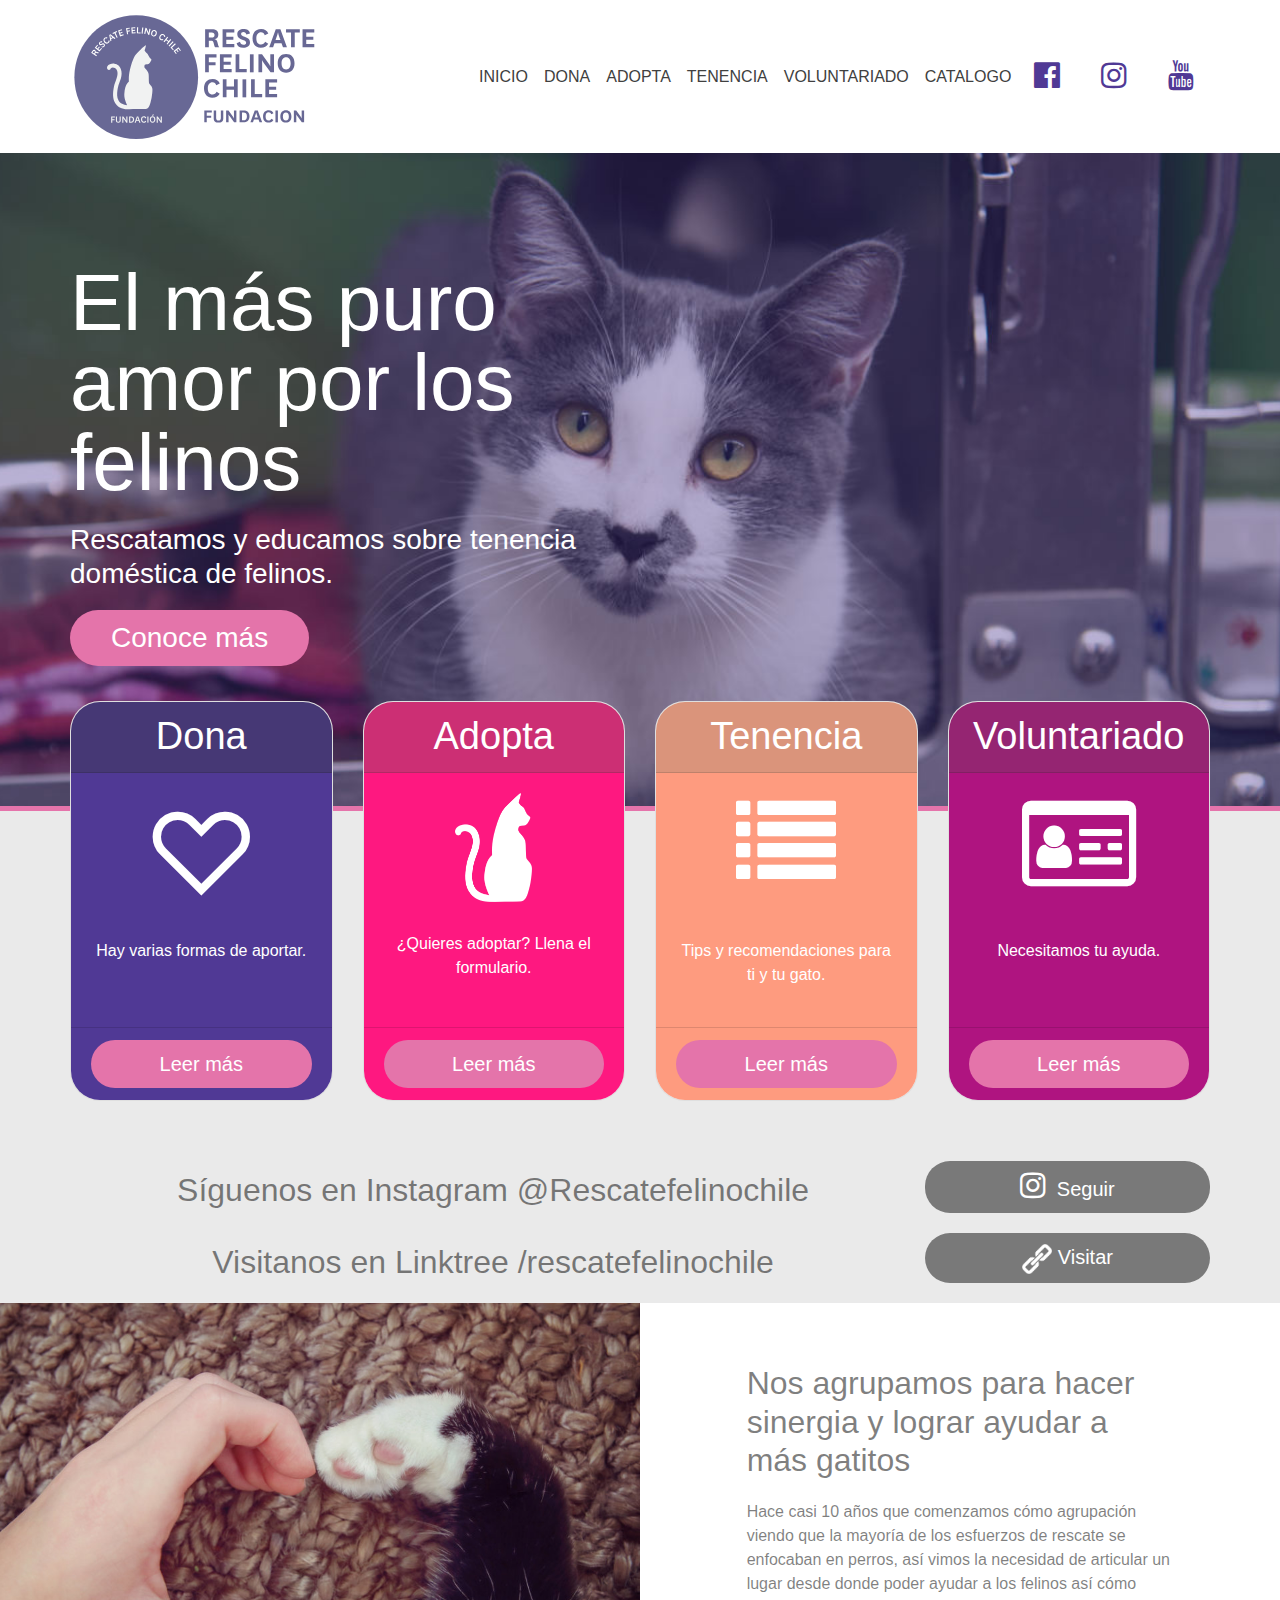
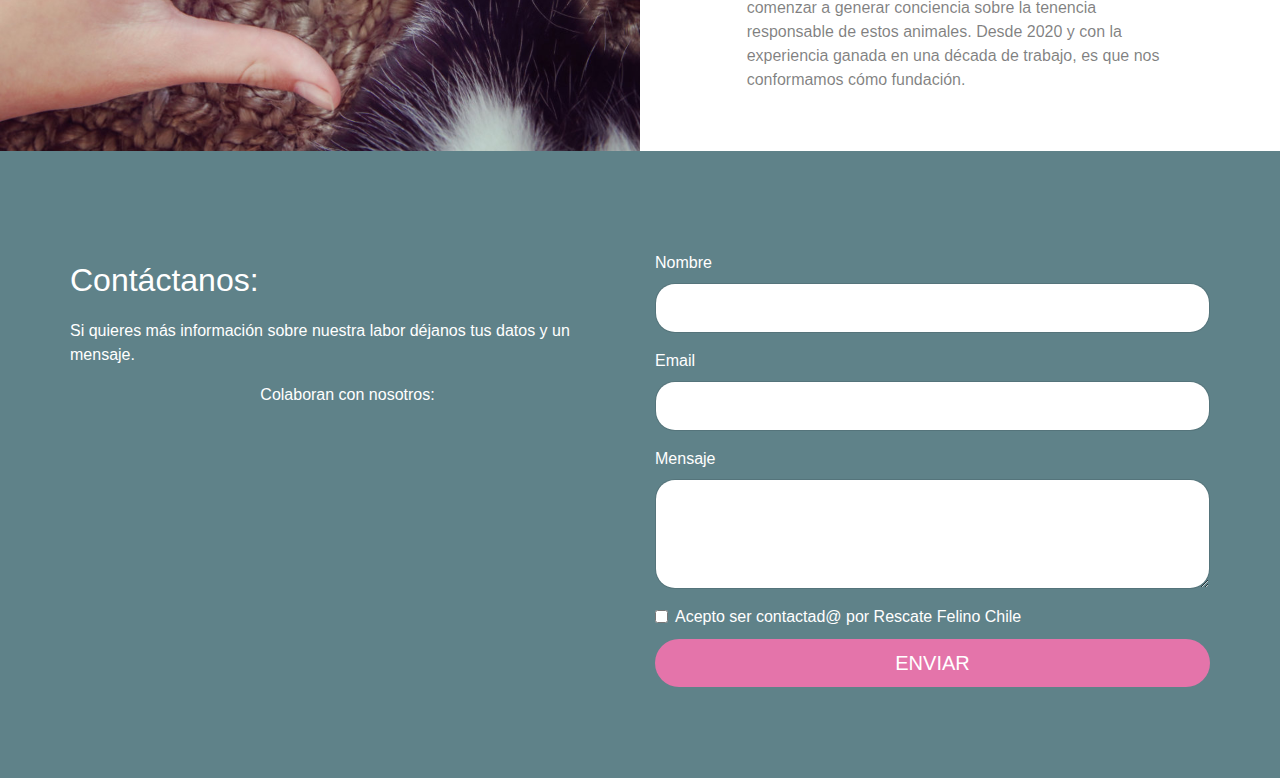
<file: index.html>
<!doctype html>
<html>

<head>
	<meta charset="utf-8">
	<meta name="keywords" content="Rescate, felino, gatos, fundación, ayuda, animal">
	<meta name="description"
		content="En Rescate Felino Chile trabajamos de corazón rescatando, rehabilitando y encontrando hogares para nuestros peludos queridos. Decenas de gatos pasan por nuestro refugio cada mes y con el creciente interés por tener mascotas, es de suma importancia concientizar también sobre la tenencia responsable.">
	<meta name="viewport" content="width=device-width, initial-scale=1.0, viewport-fit=cover">
	<link rel="shortcut icon" type="image/png" href="img/favicon.png">
	<link rel="stylesheet" type="text/css" href="css/bootstrap.css">
	<link rel="stylesheet" type="text/css" href="css/style.css">
	<link rel="stylesheet" type="text/css" href="css/font-awesome.min.css">
	<link rel="stylesheet" type="text/css" href="css/feather.min.css">
	<title>Rescate Felino Chile Fundación</title>
	<link rel="stylesheet" href="https://cdnjs.cloudflare.com/ajax/libs/font-awesome/4.4.0/css/font-awesome.min.css">
</head>

<body>
	<!-- Preloader -->
	<div id="page-loading-blocs-notifaction" class="page-preloader"></div>
	<!-- Preloader END -->
	<!-- Main container -->
	<div class="page-container">
		<!-- bloc-0  NAVBAR-->
		<div class="bloc l-bloc" id="bloc-0">
			<div class="container ">
				<div class="row">
					<div class="col">
						<nav class="navbar navbar-light row navbar-expand-md" role="navigation">
							<a class="navbar-brand" href="#"><img src="img/rescate-felino-chile-logo.svg"
									alt="logo" /></a>
							<button id="nav-toggle" type="button"
								class="ml-auto ui-navbar-toggler navbar-toggler border-0 p-0" data-toggle="collapse"
								data-target=".navbar-40549" aria-expanded="false" aria-label="Toggle navigation">
								<span class="navbar-toggler-icon"></span>
							</button>
							<div class="collapse navbar-collapse navbar-40549">
								<ul class="site-navigation nav navbar-nav ml-auto">
									<li class="nav-item">
										<a href="index.html" class="nav-link">INICIO</a>
									</li>
									<li class="nav-item">
										<a href="donaciones.html" class="nav-link">DONA</a>
									</li>
									<li class="nav-item">
										<a href="adopta.html" class="nav-link">ADOPTA</a>
									</li>
									<li class="nav-item">
										<a href="tenencia-responsable.html" class="nav-link">TENENCIA</a>
									</li>
									<li class="nav-item">
										<a href="voluntariado.html" class="nav-link">VOLUNTARIADO</a>
									</li>
									<li class="nav-item">
										<a href="catalogo.html" class="nav-link">CATALOGO</a>
									</li>
								</ul>
							</div>
							<div class="navbar-content-area d-block col-12 col-md-3 col-lg-2">
								<div class="row d-md-flex  d-none">
									<div class="align-self-center col-4 text-left">
										<a href="https://www.facebook.com/rescate.santiago" target="_blank"><span
												class="fa fa-facebook-official icon-md icon-dark-slate-blue"></span></a>
									</div>
									<div class="align-self-center col-4 text-center">
										<a href="https://www.instagram.com/rescatefelinochile/" target="_blank"><span
												class="float-md-none icon-md icon-dark-slate-blue fa fa-instagram"></span></a>
									</div>
									<div class="align-self-center col-4 text-right">
										<a href="https://www.youtube.com/channel/UCa8OQCs3nj18GmJQOAxDo0w?view_as=subscriber"
											target="_blank"><span
												class="float-lg-none icon-md fa fa-youtube icon-dark-slate-blue"></span></a>
									</div>
								</div>
							</div>
						</nav>
					</div>
				</div>
			</div>
		</div>
		<!-- END bloc-0  NAVBAR-->
		<!-- bloc-2 -->
		<div class="bloc bgc-4608 bg-banner-04 barra-inferior l-bloc" id="bloc-2">
			<div class="container bloc-lg">
				<div class="row">
					<div class="col-lg-6 col-md-7">
						<h1 class="mg-md text-center text-md-left tc-white concert-hero-h1">
							El más puro amor por los felinos
						</h1>
						<h3 class="mg-md float-none text-center text-md-left tc-white-2 concert-hero-h3">
							Rescatamos y educamos sobre tenencia doméstica de felinos.
						</h3>
						<p class="mg-md float-none text-center text-md-left tc-white-2 p-style object-hidden"
							id="texto-inicio">
							En Rescate Felino Chile trabajamos de corazón rescatando, rehabilitando y encontrando
							hogares para nuestros peludos queridos. Decenas de gatos pasan por nuestro refugio cada mes
							y con el creciente interés por tener mascotas, es de suma importancia concientizar también
							sobre la tenencia responsable.<br><br>Llevamos más de 10 años cómo agrupación luchando por
							un mejor mundo para los gatos y desde 2020 que somos fundación.<br>Amantes de los gatos sean
							bienvenidos.<br>
						</p>
						<div class="text-center text-lg-left text-md-left d-block">
							<a href="#" class="btn btn-thulian-pink btn-book-ticket-style btn-xl margen-inferior"
								data-toggle-visibility="texto-inicio">Conoce más</a>
						</div>
					</div>
				</div>
			</div>
		</div>
		<!-- bloc-2 END -->

		<!-- bloc-3 -->
		<div class="bloc tc-white bgc-platinum l-bloc" id="bloc-3">
			<div class="container margen-top-negativo bloc-md">
				<div class="row margen-top-negativo">
					<div class="margin-footer-10 col-md-6 col-lg-3">
						<div class="card card-rd alto-minimo">
							<div class="card-header bgc-dark-slate-blue">
								<h1 class="mg-clear tc-white text-lg-center text-center h1-dona-style">
									Dona
								</h1>
							</div>
							<div class="card-body bgc-dark-slate-blue-2">
								<div class="text-center">
									<span class="feather-icon icon-heart icon-xl pad-iconos"></span>
								</div>
								<p class="text-lg-center text-center">
									Hay varias formas de aportar.
								</p>
							</div>
							<div class="card-footer bgc-dark-slate-blue-2">
								<a href="#" class="btn btn-lg btn-block btn-style btn-thulian-pink">Leer
									más</a>
							</div>
						</div>
					</div>
					<div class="margin-footer-10 col-md-6 col-lg-3">
						<div class="card card-rd alto-minimo">
							<div class="card-header bgc-magenta-dye">
								<h1 class="mg-clear tc-white text-lg-center text-center h1-adopta-style">
									Adopta
								</h1>
							</div>
							<div class="card-body bgc-deep-pink">
								<img src="img/lazyload-ph.png" data-src="img/icono-gato.png"
									class="img-fluid mx-auto d-block img-style pad-iconos lazyload" alt="icono gato" />
								<p class="text-lg-center text-center">
									¿Quieres adoptar? Llena el formulario.
								</p>
							</div>
							<div class="card-footer bgc-deep-pink">
								<a href="#" class="btn btn-lg btn-block btn-style btn-thulian-pink">Leer más</a>
							</div>
						</div>
					</div>
					<div class="margin-footer-10 col-md-6 col-lg-3">
						<div class="card card-rd alto-minimo">
							<div class="card-header bgc-antique-brass">
								<h1 class="mg-clear tc-white text-lg-center text-center h1-tenencia-style">
									Tenencia
								</h1>
							</div>
							<div class="card-body bgc-light-salmon">
								<div class="text-center">
									<span class="icon-xl fa fa-list pad-iconos"></span>
								</div>
								<p class="text-lg-center text-center">
									Tips y recomendaciones para ti y tu gato.
								</p>
							</div>
							<div class="card-footer bgc-light-salmon">
								<a href="#" class="btn btn-lg btn-block btn-style btn-thulian-pink">Leer más</a>
							</div>
						</div>
					</div>
					<div class="margin-footer-10 col-md-6 col-lg-3">
						<div class="card card-rd alto-minimo">
							<div class="card-header bgc-boysenberry">
								<h1 class="mg-clear tc-white text-lg-center text-center h1-style">
									Voluntariado
								</h1>
							</div>
							<div class="card-body bgc-medium-violet-red">
								<div class="text-center">
									<span class="icon-xl fa fa-drivers-license-o pad-iconos"></span>
								</div>
								<p class="text-lg-center text-center">
									Necesitamos tu ayuda.
								</p>
							</div>
							<div class="card-footer bgc-medium-violet-red">
								<a href="#" class="btn btn-lg btn-block btn-style btn-thulian-pink">Leer
									más</a>
							</div>
						</div>
					</div>
				</div>
			</div>
		</div>
		<!-- bloc-3 END -->

		<!-- bloc-4 -->
		<div class="bloc bgc-platinum l-bloc" id="bloc-4">
			<div class="container ">
				<div class="row no-gutters">
					<div class="col-lg-9 col-12">
						<h2 class="mg-md h2-style text-lg-center text-center">
							Síguenos en Instagram @Rescatefelinochile&nbsp;
						</h2>
					</div>
					<div class="col-12 col-lg-3 offset-md-3 col-md-6 offset-lg-0 margin-footer-10">
						<a href="https://www.instagram.com/rescatefelinochile/"
							class="btn btn-lg btn-block margin-footer-10 btn-leer-más-style btn-gray-htmlcss-gray"
							target="_blank"><span class="icon-spacer fa fa-instagram icon-white icon-md"></span>
							Seguir</a>
					</div>
				</div>
			</div>
		</div>
		<div class="bloc bgc-platinum l-bloc" id="bloc-4">
			<div class="container ">
				<div class="row no-gutters">
					<div class="col-lg-9 col-12">
						<h2 class="mg-md h2-style text-lg-center text-center">
							Visitanos en Linktree /rescatefelinochile&nbsp;
						</h2>
					</div>
					<div class="col-12 col-lg-3 offset-md-3 col-md-6 offset-lg-0 margin-footer-10">
						<a href="https://linktr.ee/rescatefelinochile"
							class="btn btn-lg btn-block margin-footer-10 btn-leer-más-style btn-gray-htmlcss-gray"
							target="_blank"><img src="./img/link-ico.png" width="12%" height="12%"> Visitar</a>
					</div>
				</div>
			</div>
		</div>
		<!-- bloc-4 END -->

		<!-- bloc-5 -->
		<!--<div class="bloc bgc-platinum l-bloc" id="bloc-5">-->
		<!--	<div class="container bloc-sm">-->
		<!--		<div class="row">-->
		<!--			<div class="col">-->
		<!--				<div >-->
		<!--					<div id="instagramImages"></div>-->
		<!--				</div>-->
		<!--			</div>-->
		<!--		</div>-->
		<!--	</div>-->
		<!--</div>-->
		<!-- bloc-5 END -->

		<!-- bloc-6 -->
		<div class="bloc full-width-bloc l-bloc" id="bloc-6">
			<div class="container ">
				<div class="row no-gutters bgc-white">
					<div class="col-md-12 offset-lg--1 col-lg-6">
						<img src="img/lazyload-ph.png" data-src="img/amor.jpg"
							class="img-fluid mx-auto d-block lazyload" alt="placeholder image" />
					</div>
					<div
						class="align-self-center offset-md-1 col-md-10 col-sm-10 offset-sm-1 offset-1 col-10 offset-lg-1 col-lg-4">
						<h2 class="mg-md text-center text-lg-left">
							Nos agrupamos para hacer sinergia y lograr ayudar a más gatitos
						</h2>
						<p class="text-center text-lg-left">
							Hace casi 10 años que comenzamos cómo agrupación viendo que la mayoría de los esfuerzos de
							rescate se enfocaban en perros, así vimos la necesidad de articular un lugar desde donde
							poder ayudar a los felinos así cómo comenzar a generar conciencia sobre la tenencia
							responsable de estos animales. Desde 2020 y con la experiencia ganada en una década de
							trabajo, es que nos conformamos cómo fundación.
						</p>
					</div>
				</div>
			</div>
		</div>
		<!-- bloc-6 END -->

		<!-- ScrollToTop Button -->
		<a class="bloc-button btn btn-d scrollToTop" onclick="scrollToTarget('1',this)"><span
				class="fa fa-chevron-up"></span></a>
		<!-- ScrollToTop Button END-->

		<!-- bloc-5 END -->

		<!-- FORM-FOOTER -->
		<!-- {include file="form.html"} -->
		<!-- bloc-5 -->
		<div class="bloc bgc-persian-indigo tc-white-2 d-bloc" id="bloc-5">
			<div class="container bloc-lg">
				<div class="row">
					<div class="col-md-6">
						<h2 class="mg-md text-center text-lg-left">
							Contáctanos:
						</h2>
						<p class="text-center text-lg-left">
							Si quieres más información sobre nuestra labor déjanos tus datos y un mensaje.
						</p>
						<p class="text-center text-lg-center">
							Colaboran con nosotros:
						</p><img src="img/lazyload-ph.png" data-src="img/logo-champion.png"
							class="img-fluid img-logo-champi-style mx-auto d-block lazyload" alt="logo champion" />
					</div>
					<div class="col-md-6">
						<form id="frm">
							<div class="form-group">
								<label>
									Nombre
								</label>
								<input id="txtNombre" type="text" class="form-control form" required />
							</div>
							<div class="form-group">
								<label>
									Email
								</label>
								<input id="txtEmail" class="form-control form" type="email"
									data-error-validation-msg="Dirección de Email no válida." required />
							</div>
							<div class="form-group">
								<label>
									Mensaje
								</label><textarea id="txtMensaje" class="form-control form" rows="4" cols="50"
									required></textarea>
							</div>
							<div class="form-check margin-footer-10">
								<input class="form-check-input" type="checkbox" id="txtOptin"
									data-validation-minchecked-message="Debes aceptar el ser contactado"
									data-validation-minchecked-minchecked="1" name="txtOptin" />
								<label class="form-check-label">
									Acepto ser contactad@ por Rescate Felino Chile
								</label>
							</div>
							<button class="bloc-button btn btn-lg btn-block btn-submit-style btn-thulian-pink"
								type="button" id="btnEnviar">
								ENVIAR
							</button>
						</form>
					</div>
				</div>
			</div>
		</div>
		<!-- bloc-5 END -->

		<!-- bloc-6 -->
		<div class="bloc bgc-persian-indigo d-bloc" id="bloc-6">
			<div class="container bloc-sm">
				<div class="row">
					<div class="col">
						<h5 class="mg-md text-lg-center tc-platinum text-center">
							Rescate Felino Chile Fundación - Todos los derechos reservados 2022
						</h5>
					</div>
				</div>
			</div>
		</div>
		<!-- bloc-6 END -->
		<!-- FORM-FOOTER END -->

		<!-- Main container END -->

		<!-- Additional JS -->
		<script src="js/jquery-3.5.1.js"></script>
		<script src="js/bootstrap.bundle.js"></script>
		<script src="js/blocs.min.js"></script>
		<script src="js/jqBootstrapValidation.js"></script>
		<script src="js/formHandler.js"></script>
		<script src="js/lazysizes.min.js"></script>
		<script src="js/mresize.js"></script>
		<script src="js/mtitle.js"></script>
		<!-- Additional JS END -->
</body>

</html>
</file>
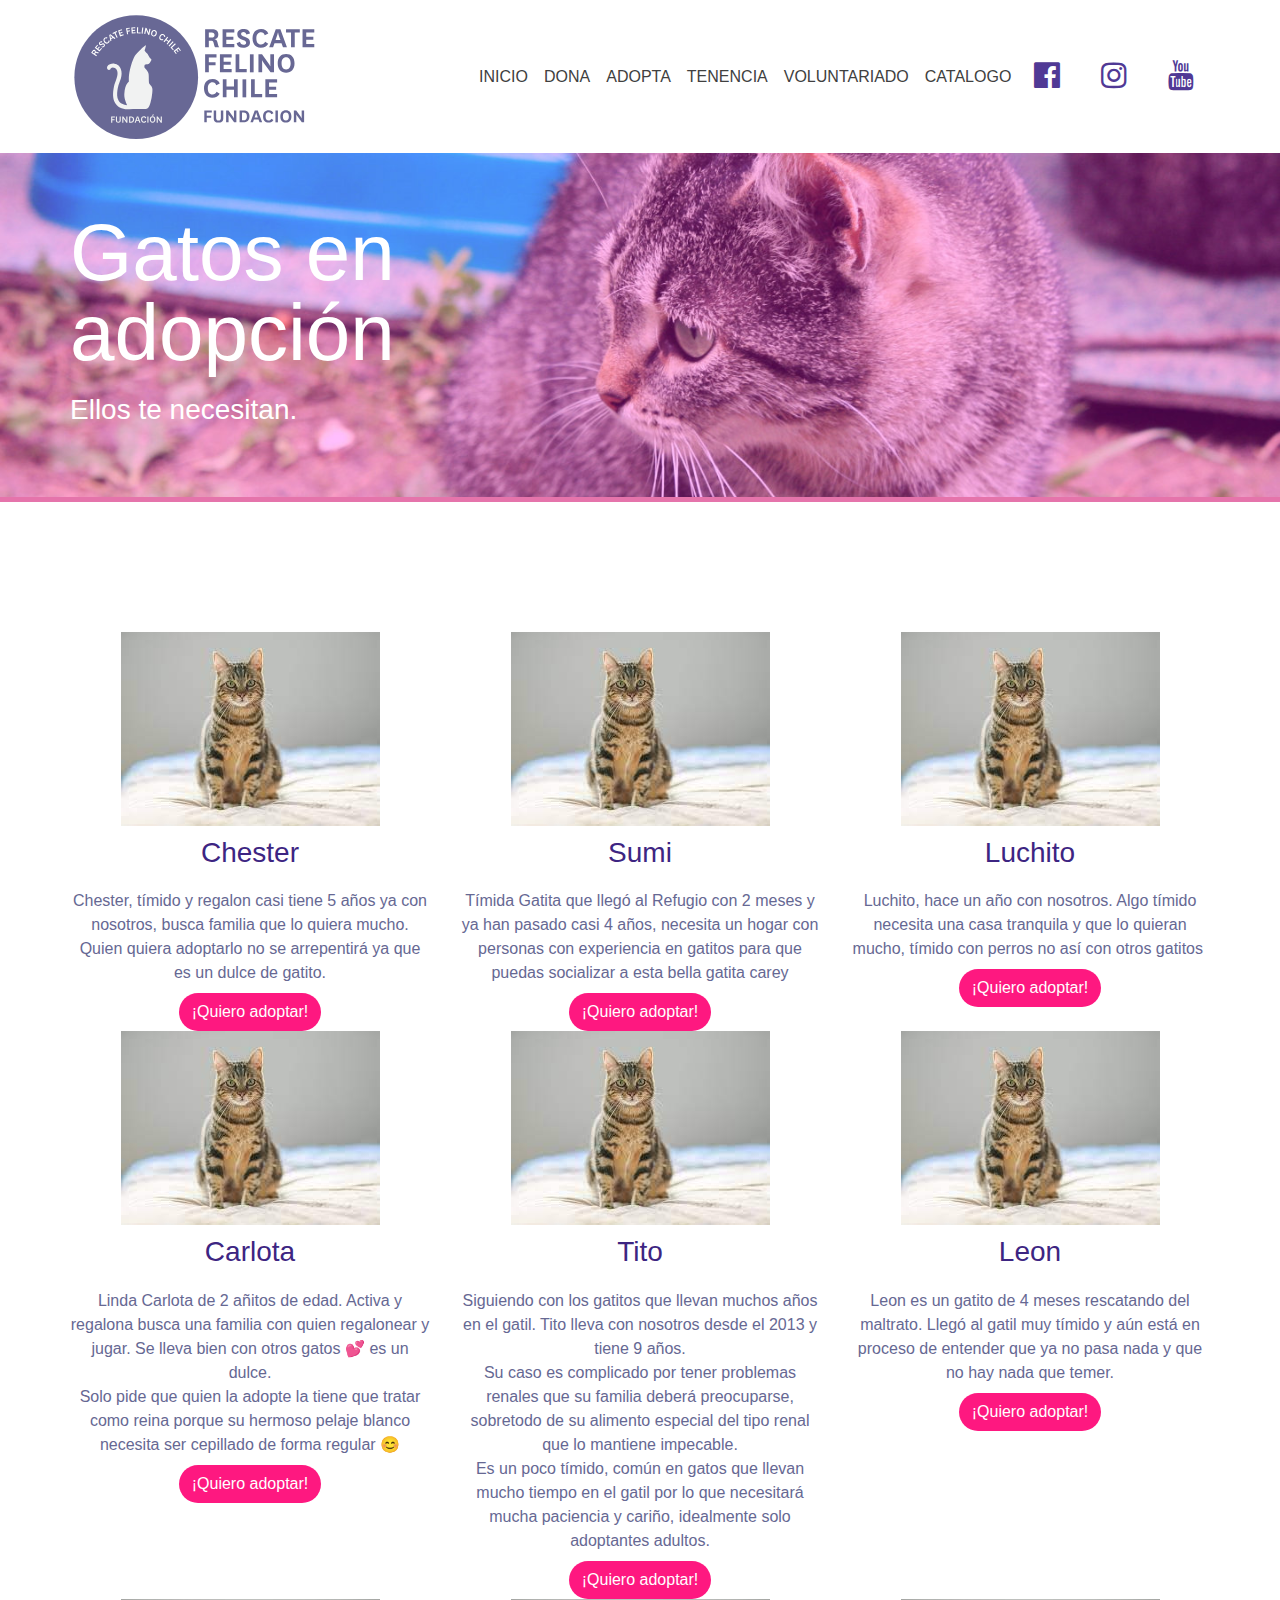
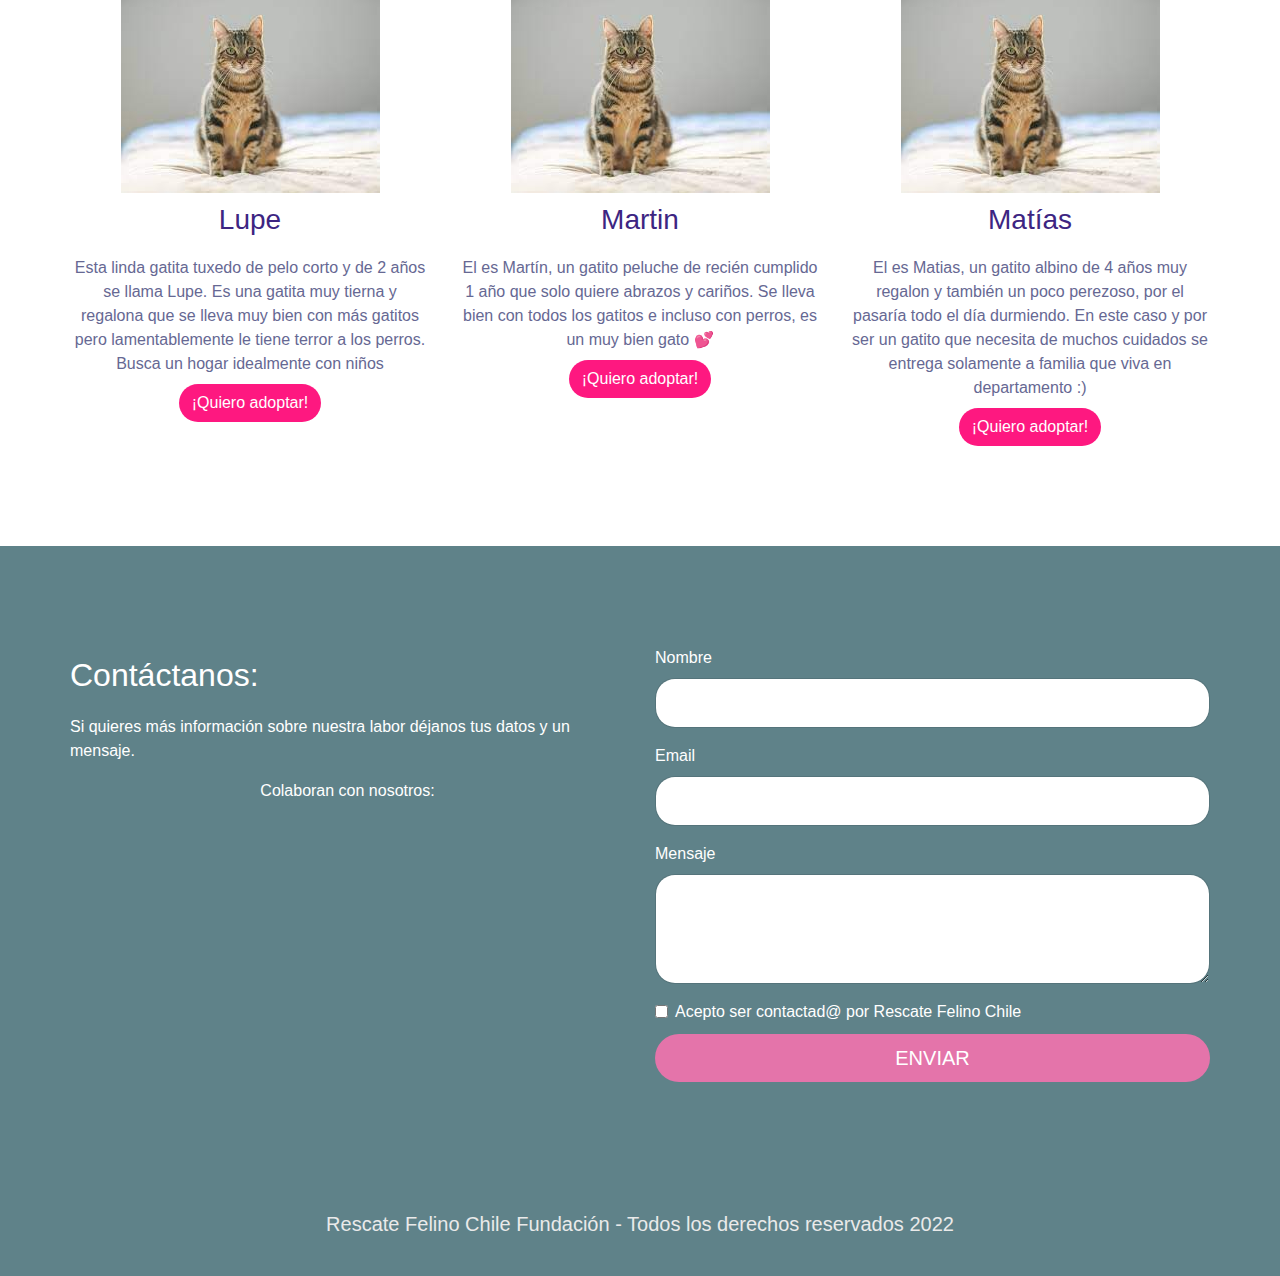
<file: catalogo.html>
<!doctype html>
<html>

<head>
	<meta charset="utf-8">
	<meta name="keywords"
		content="Voluntariado, Tenecia, responsable, Rescate, felino, gatos, fundación, ayuda, animal">
	<meta name="description" content="Conoce las diferentes maneras de ayudarnos.">
	<meta name="viewport" content="width=device-width, initial-scale=1.0, viewport-fit=cover">
	<link rel="shortcut icon" type="image/png" href="img/favicon.png">
	<link rel="stylesheet" type="text/css" href="css/bootstrap.css">
	<link rel="stylesheet" type="text/css" href="css/style.css">
	<link rel="stylesheet" type="text/css" href="css/font-awesome.min.css">
	<link rel="stylesheet" type="text/css" href="css/feather.min.css">
	<title>Gatos en adopción</title>
	<link rel="stylesheet" href="https://cdnjs.cloudflare.com/ajax/libs/font-awesome/4.4.0/css/font-awesome.min.css">
</head>

<body>
	<!-- Preloader -->
	<div id="page-loading-blocs-notifaction" class="page-preloader"></div>
	<!-- Preloader END -->
	<!-- Main container -->
	<div class="page-container">
		<!-- bloc-0 -->
		<div class="bloc l-bloc" id="bloc-0">
			<div class="container ">
				<div class="row">
					<div class="col">
						<nav class="navbar navbar-light row navbar-expand-md" role="navigation">
							<a class="navbar-brand" href="#"><img src="img/rescate-felino-chile-logo.svg"
									alt="logo" /></a>
							<button id="nav-toggle" type="button"
								class="ml-auto ui-navbar-toggler navbar-toggler border-0 p-0" data-toggle="collapse"
								data-target=".navbar-40549" aria-expanded="false" aria-label="Toggle navigation">
								<span class="navbar-toggler-icon"></span>
							</button>
							<div class="collapse navbar-collapse navbar-40549">
								<ul class="site-navigation nav navbar-nav ml-auto">
									<li class="nav-item">
										<a href="index.html" class="nav-link">INICIO</a>
									</li>
									<li class="nav-item">
										<a href="donaciones.html" class="nav-link">DONA</a>
									</li>
									<li class="nav-item">
										<a href="adopta.html" class="nav-link">ADOPTA</a>
									</li>
									<li class="nav-item">
										<a href="tenencia-responsable.html" class="nav-link">TENENCIA</a>
									</li>
									<li class="nav-item">
										<a href="voluntariado.html" class="nav-link">VOLUNTARIADO</a>
									</li>
									<li class="nav-item">
										<a href="catalogo.html" class="nav-link">CATALOGO</a>
									</li>
								</ul>
							</div>
							<div class="navbar-content-area d-block col-12 col-md-3 col-lg-2">
								<div class="row d-md-flex  d-none">
									<div class="align-self-center col-4 text-left">
										<a href="https://www.facebook.com/rescate.santiago" target="_blank"><span
												class="fa fa-facebook-official icon-md icon-dark-slate-blue"></span></a>
									</div>
									<div class="align-self-center col-4 text-center">
										<a href="https://www.instagram.com/rescatefelinochile/" target="_blank"><span
												class="float-md-none icon-md icon-dark-slate-blue fa fa-instagram"></span></a>
									</div>
									<div class="align-self-center col-4 text-right">
										<a href="https://www.youtube.com/channel/UCa8OQCs3nj18GmJQOAxDo0w?view_as=subscriber"
											target="_blank"><span
												class="float-lg-none icon-md fa fa-youtube icon-dark-slate-blue"></span></a>
									</div>
								</div>
							</div>
						</nav>
					</div>
				</div>
			</div>
		</div>
		<!-- bloc-0 END -->
		<!-- bloc-7 -->
		<div class="bloc bgc-4608 barra-inferior bg-banner-10 d-bloc" id="bloc-7">
			<div class="container bloc-md">
				<div class="row">
					<div class="col-lg-6 col-md-7">
						<h1 class="mg-md text-center text-md-left tc-white concert-hero-h1">
							Gatos en adopción
						</h1>
						<h3 class="mg-md float-none text-center text-md-left tc-white-2 concert-hero-h3">
							Ellos te necesitan.
						</h3>
					</div>
				</div>
			</div>
		</div>
		<!-- bloc-7 END -->
		<!-- bloc-16 -->
		<div class="bloc tc-ucla-blue" id="bloc-16">
			<div class="container bloc-lg">
				<div class="row voffset ">
					<div class="col-md-6 col-lg-4">
						<img src="img/gatoejemplo.jpg" data-src="img/gatoejemplo.jpg"
							class="img-fluid mx-auto d-block img-bloc-16-style lazyload" alt="voluntario" />
						<h3 class="mg-md text-lg-center tc-persian-indigo text-center">
							Chester
						</h3>
						<p class="p-18-style text-lg-center descripcion-gatos text-center">
							Chester, tímido y regalon casi tiene 5 años ya con nosotros, busca familia que lo quiera
							mucho. Quien quiera adoptarlo no se arrepentirá ya que es un dulce de gatito.<br>
						</p>
						<div class="text-center">
							<a href="https://docs.google.com/forms/d/1hPJ0VrsfPhNcM1fSWD8XJ0jjBXwMYjxXaZyMWQL2GFY/viewform?edit_requested=true"
								class="btn btn-rd btn-deep-pink" target="_blank">¡Quiero adoptar!</a>
						</div>
					</div>
					<div class="col-lg-4">
						<img src="img/gatoejemplo.jpg" data-src="img/gatoejemplo.jpg"
							class="img-fluid mx-auto d-block lazyload" alt="voluntario" />
						<h3 class="mg-md text-lg-center tc-persian-indigo text-center">
							Sumi
						</h3>
						<p class="p-18-style text-lg-center descripcion-gatos text-center">
							Tímida Gatita que llegó al Refugio con 2 meses y ya han pasado casi 4 años, necesita un
							hogar con personas con experiencia en gatitos para que puedas socializar a esta bella gatita
							carey<br>
						</p>
						<div class="text-center">
							<a href="https://docs.google.com/forms/d/1hPJ0VrsfPhNcM1fSWD8XJ0jjBXwMYjxXaZyMWQL2GFY/viewform?edit_requested=true"
								class="btn btn-rd btn-deep-pink" target="_blank">¡Quiero adoptar!</a>
						</div>
					</div>
					<div class="col-lg-4">
						<img src="img/gatoejemplo.jpg" data-src="img/gatoejemplo.jpg"
							class="img-fluid mx-auto d-block lazyload" alt="voluntario" />
						<h3 class="mg-md text-lg-center tc-persian-indigo text-center">
							Luchito
						</h3>
						<p class="p-18-style text-lg-center descripcion-gatos text-center">
							Luchito, hace un año con nosotros. Algo tímido necesita una casa tranquila y que lo quieran
							mucho, tímido con perros no así con otros gatitos&nbsp;<br>
						</p>
						<div class="text-center">
							<a href="https://docs.google.com/forms/d/1hPJ0VrsfPhNcM1fSWD8XJ0jjBXwMYjxXaZyMWQL2GFY/viewform?edit_requested=true"
								class="btn btn-rd btn-deep-pink" target="_blank">¡Quiero adoptar!</a>
						</div>
					</div>
					<div class="col-md-6 col-lg-4">
						<img src="img/gatoejemplo.jpg" data-src="img/gatoejemplo.jpg"
							class="img-fluid mx-auto d-block lazyload" alt="voluntario" />
						<h3 class="mg-md text-lg-center tc-persian-indigo text-center">
							Carlota
						</h3>
						<p class="p-18-style text-lg-center descripcion-gatos text-center">
							Linda Carlota de 2 añitos de edad. Activa y regalona busca una familia con quien regalonear
							y jugar. Se lleva bien con otros gatos 💕 es un dulce.<br> Solo pide que quien la adopte la
							tiene que tratar como reina porque su hermoso pelaje blanco necesita ser cepillado de forma
							regular 😊<br>
						</p>
						<div class="text-center">
							<a href="https://docs.google.com/forms/d/1hPJ0VrsfPhNcM1fSWD8XJ0jjBXwMYjxXaZyMWQL2GFY/viewform?edit_requested=true"
								class="btn btn-rd btn-deep-pink" target="_blank">¡Quiero adoptar!</a>
						</div>
					</div>
					<div class="col-md-6 col-lg-4">
						<div class="text-center">
							<img src="img/gatoejemplo.jpg" data-src="img/gatoejemplo.jpg"
								class="img-fluid mx-auto d-block lazyload" alt="voluntario" />
							<h3 class="mg-md text-lg-center tc-persian-indigo">
								Tito
							</h3>
							<p class="p-18-style text-lg-center descripcion-gatos">
								Siguiendo con los gatitos que llevan muchos años en el gatil. Tito lleva con nosotros
								desde el 2013 y tiene 9 años. <br>Su caso es complicado por tener problemas renales que
								su familia deberá preocuparse, sobretodo de su alimento especial del tipo renal que lo
								mantiene impecable. <br>Es un poco tímido, común en gatos que llevan mucho tiempo en el
								gatil por lo que necesitará mucha paciencia y cariño, idealmente solo adoptantes
								adultos.<br>
							</p><a
								href="https://docs.google.com/forms/d/1hPJ0VrsfPhNcM1fSWD8XJ0jjBXwMYjxXaZyMWQL2GFY/viewform?edit_requested=true"
								class="btn btn-rd btn-deep-pink" target="_blank">¡Quiero adoptar!</a>
						</div>
					</div>
					<div class="col-md-6 col-lg-4">
						<div class="text-center">
							<img src="img/gatoejemplo.jpg" data-src="img/gatoejemplo.jpg"
								class="img-fluid mx-auto d-block lazyload" alt="voluntario" />
							<h3 class="mg-md text-lg-center tc-persian-indigo">
								Leon
							</h3>
							<p class="p-18-style text-lg-center descripcion-gatos">
								Leon es un gatito de 4 meses rescatando del maltrato. Llegó al gatil muy tímido y aún
								está en proceso de entender que ya no pasa nada y que no hay nada que temer. <br>
							</p><a
								href="https://docs.google.com/forms/d/1hPJ0VrsfPhNcM1fSWD8XJ0jjBXwMYjxXaZyMWQL2GFY/viewform?edit_requested=true"
								class="btn btn-rd btn-deep-pink" target="_blank">¡Quiero adoptar!</a>
						</div>
					</div>
					<div class="col-md-6 col-lg-4">
						<div class="text-center">
							<img src="img/gatoejemplo.jpg" data-src="img/gatoejemplo.jpg"
								class="img-fluid mx-auto d-block lazyload" alt="voluntario" />
							<h3 class="mg-md text-lg-center tc-persian-indigo">
								Lupe
							</h3>
							<p class="p-18-style text-lg-center descripcion-gatos">
								Esta linda gatita tuxedo de pelo corto y de 2 años se llama Lupe. Es una gatita muy
								tierna y regalona que se lleva muy bien con más gatitos pero lamentablemente le tiene
								terror a los perros. Busca un hogar idealmente con niños<br>
							</p><a
								href="https://docs.google.com/forms/d/1hPJ0VrsfPhNcM1fSWD8XJ0jjBXwMYjxXaZyMWQL2GFY/viewform?edit_requested=true"
								class="btn btn-rd btn-deep-pink" target="_blank">¡Quiero adoptar!</a>
						</div>
					</div>
					<div class="col-md-6 col-lg-4">
						<div class="text-center">
							<img src="img/gatoejemplo.jpg" data-src="img/gatoejemplo.jpg"
								class="img-fluid mx-auto d-block lazyload" alt="voluntario" />
							<h3 class="mg-md text-lg-center tc-persian-indigo">
								Martin
							</h3>
							<p class="p-18-style text-lg-center descripcion-gatos">
								El es Martín, un gatito peluche de recién cumplido 1 año que solo quiere abrazos y
								cariños. Se lleva bien con todos los gatitos e incluso con perros, es un muy bien gato
								💕<br>
							</p><a
								href="https://docs.google.com/forms/d/1hPJ0VrsfPhNcM1fSWD8XJ0jjBXwMYjxXaZyMWQL2GFY/viewform?edit_requested=true"
								class="btn btn-rd btn-deep-pink" target="_blank">¡Quiero adoptar!</a>
						</div>
					</div>
					<div class="col-md-6 col-lg-4">
						<div class="text-center">
							<img src="img/gatoejemplo.jpg" data-src="img/gatoejemplo.jpg"
								class="img-fluid mx-auto d-block lazyload" alt="voluntario" />
							<h3 class="mg-md text-lg-center tc-persian-indigo">
								Matías
							</h3>
							<p class="p-18-style text-lg-center descripcion-gatos">
								El es Matias, un gatito albino de 4 años muy regalon y también un poco perezoso, por el
								pasaría todo el día durmiendo. En este caso y por ser un gatito que necesita de muchos
								cuidados se entrega solamente a familia que viva en departamento :)<br>
							</p><a
								href="https://docs.google.com/forms/d/1hPJ0VrsfPhNcM1fSWD8XJ0jjBXwMYjxXaZyMWQL2GFY/viewform?edit_requested=true"
								class="btn btn-rd btn-deep-pink" target="_blank">¡Quiero adoptar!</a>
						</div>
					</div>
				</div>
			</div>
		</div>
		<!-- bloc-16 END -->
		<!-- ScrollToTop Button -->
		<a class="bloc-button btn btn-d scrollToTop" onclick="scrollToTarget('1',this)"><span
				class="fa fa-chevron-up"></span></a>
		<!-- ScrollToTop Button END-->
		<!-- bloc-5 -->
		<div class="bloc bgc-persian-indigo tc-white-2 d-bloc" id="bloc-5">
			<div class="container bloc-lg">
				<div class="row">
					<div class="col-md-6">
						<h2 class="mg-md text-center text-lg-left">
							Contáctanos:
						</h2>
						<p class="text-center text-lg-left">
							Si quieres más información sobre nuestra labor déjanos tus datos y un mensaje.
						</p>
						<p class="text-center text-lg-center">
							Colaboran con nosotros:
						</p><img src="img/lazyload-ph.png" data-src="img/logo-champion.png"
							class="img-fluid img-logo-champi-style mx-auto d-block lazyload" alt="logo champion" />
					</div>
					<div class="col-md-6">
						<form id="frm">
							<div class="form-group">
								<label>
									Nombre
								</label>
								<input id="txtNombre" type="text" class="form-control form" required />
							</div>
							<div class="form-group">
								<label>
									Email
								</label>
								<input id="txtEmail" class="form-control form" type="email"
									data-error-validation-msg="Dirección de Email no válida." required />
							</div>
							<div class="form-group">
								<label>
									Mensaje
								</label><textarea id="txtMensaje" class="form-control form" rows="4" cols="50"
									required></textarea>
							</div>
							<div class="form-check margin-footer-10">
								<input class="form-check-input" type="checkbox" id="txtOptin"
									data-validation-minchecked-message="Debes aceptar el ser contactado"
									data-validation-minchecked-minchecked="1" name="txtOptin" />
								<label class="form-check-label">
									Acepto ser contactad@ por Rescate Felino Chile
								</label>
							</div>
							<button class="bloc-button btn btn-lg btn-block btn-submit-style btn-thulian-pink"
								type="button" id="btnEnviar">
								ENVIAR
							</button>
						</form>
					</div>
				</div>
			</div>
		</div>
		<!-- bloc-5 END -->
		<!-- bloc-6 -->
		<div class="bloc bgc-persian-indigo d-bloc" id="bloc-6">
			<div class="container bloc-sm">
				<div class="row">
					<div class="col">
						<h5 class="mg-md text-lg-center tc-platinum text-center">
							Rescate Felino Chile Fundación - Todos los derechos reservados 2022
						</h5>
					</div>
				</div>
			</div>
		</div>
		<!-- bloc-6 END -->
		<!-- FORM-FOOTER END -->
		<!-- Main container END -->
		<!-- Additional JS -->
		<script src="./js/jquery-3.5.1.js"></script>
		<script src="./js/bootstrap.bundle.js"></script>
		<script src="./js/blocs.min.js"></script>
		<script src="./js/jqBootstrapValidation.js"></script>
		<script src="./js/formHandler.js"></script>
		<script src="./js/lazysizes.min.js" defer></script>
		<script src="./js/mresize.js"></script>
		<script src="./js/mtitle.js"></script>
		<!-- Additional JS END -->
</body>

</html>
</file>
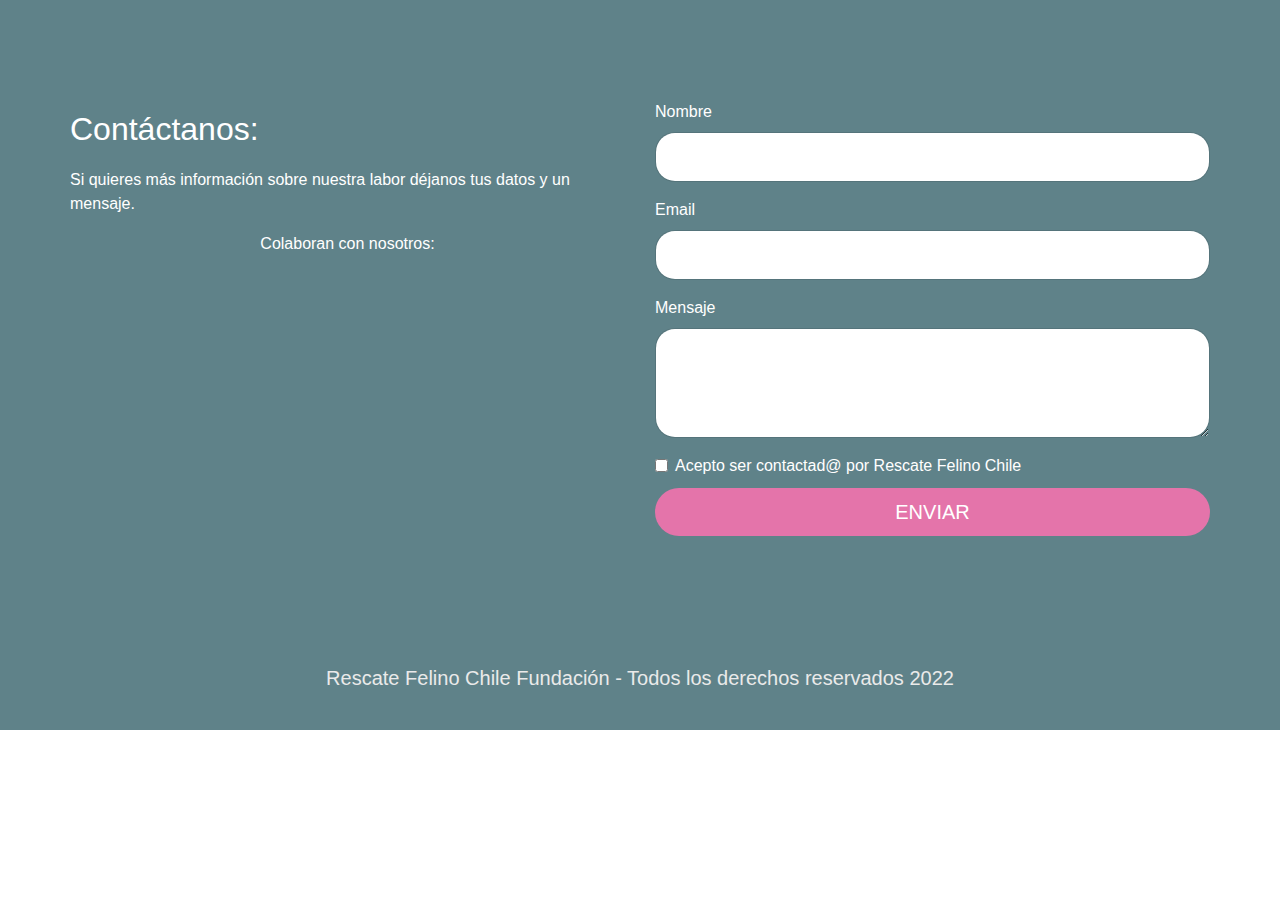
<file: footer.html>
<!DOCTYPE html>
<html lang="en">

<head>
    <meta charset="UTF-8">
    <meta http-equiv="X-UA-Compatible" content="IE=edge">
    <meta name="viewport" content="width=device-width, initial-scale=1.0">
    <link rel="shortcut icon" type="image/png" href="img/favicon.png">
    <link rel="stylesheet" type="text/css" href="css/bootstrap.css">
    <link rel="stylesheet" type="text/css" href="css/style.css">
    <link rel="stylesheet" type="text/css" href="css/font-awesome.min.css">
    <link rel="stylesheet" type="text/css" href="css/feather.min.css">
    <title>Rescate Felino Chile Fundación</title>
    <link rel="stylesheet" href="https://cdnjs.cloudflare.com/ajax/libs/font-awesome/4.4.0/css/font-awesome.min.css">
</head>

<body>
    <!-- FORM-FOOTER -->
    <!-- {include file="form.html"} -->
    <!-- bloc-5 -->
    <div class="bloc bgc-persian-indigo tc-white-2 d-bloc" id="bloc-5">
        <div class="container bloc-lg">
            <div class="row">
                <div class="col-md-6">
                    <h2 class="mg-md text-center text-lg-left">
                        Contáctanos:
                    </h2>
                    <p class="text-center text-lg-left">
                        Si quieres más información sobre nuestra labor déjanos tus datos y un mensaje.
                    </p>
                    <p class="text-center text-lg-center">
                        Colaboran con nosotros:
                    </p><img src="img/lazyload-ph.png" data-src="img/logo-champion.png"
                        class="img-fluid img-logo-champi-style mx-auto d-block lazyload" alt="logo champion" />
                </div>
                <div class="col-md-6">
                    <form id="frm">
                        <div class="form-group">
                            <label>
                                Nombre
                            </label>
                            <input id="txtNombre" type="text" class="form-control form" required />
                        </div>
                        <div class="form-group">
                            <label>
                                Email
                            </label>
                            <input id="txtEmail" class="form-control form" type="email"
                                data-error-validation-msg="Dirección de Email no válida." required />
                        </div>
                        <div class="form-group">
                            <label>
                                Mensaje
                            </label><textarea id="txtMensaje" class="form-control form" rows="4" cols="50"
                                required></textarea>
                        </div>
                        <div class="form-check margin-footer-10">
                            <input class="form-check-input" type="checkbox" id="txtOptin"
                                data-validation-minchecked-message="Debes aceptar el ser contactado"
                                data-validation-minchecked-minchecked="1" name="txtOptin" />
                            <label class="form-check-label">
                                Acepto ser contactad@ por Rescate Felino Chile
                            </label>
                        </div>
                        <button class="bloc-button btn btn-lg btn-block btn-submit-style btn-thulian-pink" type="button"
                            id="btnEnviar">
                            ENVIAR
                        </button>
                    </form>
                </div>
            </div>
        </div>
    </div>
    <!-- bloc-5 END -->

    <!-- bloc-6 -->
    <div class="bloc bgc-persian-indigo d-bloc" id="bloc-6">
        <div class="container bloc-sm">
            <div class="row">
                <div class="col">
                    <h5 class="mg-md text-lg-center tc-platinum text-center">
                        Rescate Felino Chile Fundación - Todos los derechos reservados 2022
                    </h5>
                </div>
            </div>
        </div>
    </div>
    <!-- bloc-6 END -->
    <!-- FORM-FOOTER END -->
</body>

</html>
</file>
<file: css/style.css>
/*-----------------------------------------------------------------------------------
	    fundacion-v03
        Built with Blocs
-----------------------------------------------------------------------------------*/

body{
	margin:0;
	padding:0;
    background:#FFFFFF;
    overflow-x:hidden;
    -webkit-font-smoothing: antialiased;
    -moz-osx-font-smoothing: grayscale;
}
.page-container{overflow:hidden;} /* Prevents unwanted scroll space when scroll FX used. */
a,button{transition: background .3s ease-in-out;outline: none!important;} /* Prevent ugly blue glow on chrome and safari */
a:hover{text-decoration: none; cursor:pointer;}


/* Preloader */

.page-preloader{position: fixed;top: 0;bottom: 0;width: 100%;z-index:100000;background:#FFFFFF url("../img/pageload-spinner.gif") no-repeat center center;}

/* = Blocs
-------------------------------------------------------------- */

.bloc{
	width:100%;
	clear:both;
	background: 50% 50% no-repeat;
	padding:0 50px;
	-webkit-background-size: cover;
	-moz-background-size: cover;
	-o-background-size: cover;
	background-size: cover;
	position:relative;
	display:flex;
}
.bloc .container{
	padding-left:0;
	padding-right:0;
}


/* Sizes */

.bloc-xl{
	padding:150px 50px;
}
.bloc-lg{
	padding:100px 50px;
}
.bloc-md{
	padding:50px;
}
.bloc-sm{
	padding:20px 50px;
}

/* = Full Width Blocs 
-------------------------------------------------------------- */

.full-width-bloc{
	padding-left:0;
	padding-right:0;
}
.full-width-bloc .row{
	margin-left:0;
	margin-right:0;
}
.full-width-bloc .container{
	width:100%;
	max-width:100%!important;
}
.full-width-bloc .carousel img{
	width:100%;
	height:auto;
}


/* Dark theme */

.d-bloc{
	color:rgba(255,255,255,.7);
}
.d-bloc button:hover{
	color:rgba(255,255,255,.9);
}
.d-bloc .icon-round,.d-bloc .icon-square,.d-bloc .icon-rounded,.d-bloc .icon-semi-rounded-a,.d-bloc .icon-semi-rounded-b{
	border-color:rgba(255,255,255,.9);
}
.d-bloc .divider-h span{
	border-color:rgba(255,255,255,.2);
}
.d-bloc .a-btn,.d-bloc .navbar a, .d-bloc a .icon-sm, .d-bloc a .icon-md, .d-bloc a .icon-lg, .d-bloc a .icon-xl, .d-bloc h1 a, .d-bloc h2 a, .d-bloc h3 a, .d-bloc h4 a, .d-bloc h5 a, .d-bloc h6 a, .d-bloc p a{
	color:rgba(255,255,255,.6);
}
.d-bloc .a-btn:hover,.d-bloc .navbar a:hover,.d-bloc a:hover .icon-sm, .d-bloc a:hover .icon-md, .d-bloc a:hover .icon-lg, .d-bloc a:hover .icon-xl, .d-bloc h1 a:hover, .d-bloc h2 a:hover, .d-bloc h3 a:hover, .d-bloc h4 a:hover, .d-bloc h5 a:hover, .d-bloc h6 a:hover, .d-bloc p a:hover{
	color:rgba(255,255,255,1);
}
.d-bloc .navbar-toggle .icon-bar{
	background:rgba(255,255,255,1);
}
.d-bloc .btn-wire,.d-bloc .btn-wire:hover{
	color:rgba(255,255,255,1);
	border-color:rgba(255,255,255,1);
}
.d-bloc .card{
	color:rgba(0,0,0,.5);
}
.d-bloc .card button:hover{
	color:rgba(0,0,0,.7);
}
.d-bloc .card icon{
	border-color:rgba(0,0,0,.7);
}
.d-bloc .card .divider-h span{
	border-color:rgba(0,0,0,.1);
}
.d-bloc .card .a-btn{
	color:rgba(0,0,0,.6);
}
.d-bloc .card .a-btn:hover{
	color:rgba(0,0,0,1);
}
.d-bloc .card .btn-wire, .d-bloc .card .btn-wire:hover{
	color:rgba(0,0,0,.7);
	border-color:rgba(0,0,0,.3);
}


/* Light theme */

.d-bloc .card,.l-bloc{
	color:rgba(0,0,0,.5);
}
.d-bloc .card button:hover,.l-bloc button:hover{
	color:rgba(0,0,0,.7);
}
.l-bloc .icon-round,.l-bloc .icon-square,.l-bloc .icon-rounded,.l-bloc .icon-semi-rounded-a,.l-bloc .icon-semi-rounded-b{
	border-color:rgba(0,0,0,.7);
}
.d-bloc .card .divider-h span,.l-bloc .divider-h span{
	border-color:rgba(0,0,0,.1);
}
.d-bloc .card .a-btn,.l-bloc .a-btn,.l-bloc .navbar a,.l-bloc a .icon-sm, .l-bloc a .icon-md, .l-bloc a .icon-lg, .l-bloc a .icon-xl, .l-bloc h1 a, .l-bloc h2 a, .l-bloc h3 a, .l-bloc h4 a, .l-bloc h5 a, .l-bloc h6 a, .l-bloc p a{
	color:rgba(0,0,0,.6);
}
.d-bloc .card .a-btn:hover,.l-bloc .a-btn:hover,.l-bloc .navbar a:hover, .l-bloc a:hover .icon-sm, .l-bloc a:hover .icon-md, .l-bloc a:hover .icon-lg, .l-bloc a:hover .icon-xl, .l-bloc h1 a:hover, .l-bloc h2 a:hover, .l-bloc h3 a:hover, .l-bloc h4 a:hover, .l-bloc h5 a:hover, .l-bloc h6 a:hover, .l-bloc p a:hover{
	color:rgba(0,0,0,1);
}
.l-bloc .navbar-toggle .icon-bar{
	color:rgba(0,0,0,.6);
}
.d-bloc .card .btn-wire,.d-bloc .card .btn-wire:hover,.l-bloc .btn-wire,.l-bloc .btn-wire:hover{
	color:rgba(0,0,0,.7);
	border-color:rgba(0,0,0,.3);
}

/* Row Margin Offsets */

.voffset{
	margin-top:30px;
}


/* = NavBar
-------------------------------------------------------------- */

.hero .hero-nav{
	padding-left:inherit;
	padding-right:inherit;
}
/* Handle Multi Level Navigation */.navbar-light .navbar-nav .nav-link {
	color: rgb(64, 64, 64);
}
.btco-menu li > a {
	padding: 10px 15px;
	color: #000;
}
.btco-menu .active a:focus,.btco-menu li a:focus ,.navbar > .show > a:focus{
	background: transparent;
	outline: 0;
}
.dropdown-menu .show > .dropdown-toggle::after{
	transform: rotate(-90deg);
}

/* = Bric adjustment margins
-------------------------------------------------------------- */

.mg-clear{
	margin:0;
}
.mg-md{
	margin-top:10px;
	margin-bottom:20px;
}
img.mg-sm,img.mg-md,img.mg-lg{
	margin-top: 0;
}
img.mg-sm{
	margin-bottom:10px;
}
img.mg-md{
	margin-bottom:30px;
}
img.mg-lg{
	margin-bottom:50px;
}

/* = Buttons
-------------------------------------------------------------- */

.btn-d,.btn-d:hover,.btn-d:focus{
	color:#FFF;
	background:rgba(0,0,0,.3);
}

/* Prevent ugly blue glow on chrome and safari */
button{
	outline: none!important;
}

.btn-rd{
	border-radius: 40px;
}
.btn-xl{
	padding: 16px 40px;
	font-size: 28px;
}
.icon-spacer{
	margin-right:5px;
}

/* = Icons
-------------------------------------------------------------- */
.icon-md{
	font-size:30px!important;
}
.icon-lg{
	font-size:60px!important;
}
.icon-xl{
	font-size:100px!important;
}




/* = Cards
-------------------------------------------------------------- */
.card-sq, .card-sq .card-header, .card-sq .card-footer{
	border-radius:0;
}
.card-rd{
	border-radius:30px;
}
.card-rd .card-header{
	border-radius:29px 29px 0 0;
}
.card-rd .card-footer{
	border-radius:0 0 29px 29px;
}


/* = Forms
-------------------------------------------------------------- */

.form-control{
	border-color:rgba(0,0,0,.1);
	box-shadow:none;
}



/* ScrollToTop button */

.scrollToTop{
	width:40px;
	height:40px;
	position:fixed;
	bottom:20px;
	right:20px;
	opacity: 0;
	z-index: 500;
	transition: all .3s ease-in-out;
}
.scrollToTop span{
	margin-top: 6px;
}
.showScrollTop{
	font-size: 14px;
	opacity: 1;
}

/* Hide Object */
.object-hidden{
	display:none;
}

/* = Custom Styling
-------------------------------------------------------------- */

h1,h2,h3,h4,h5,h6,p,label,.btn,a{
	font-family:"Helvetica";
}
.container{
	max-width:1140px;
}
.concert-hero-h1{
	font-size:80px;
	line-height:80px;
}
.margen-top-negativo{
	margin-top:-80px;
}
.navbar-brand img{
	width:250px;
}
.barra-inferior{
	border-style:solid;
	border-color:#E574AB!important;
	border-width:0px 0px 5px 0px;
}
.btn-style{
	border-radius:25px 25px 25px 25px;
}
.margin-footer-10{
	margin-bottom:10px;
}
.img-style{
	width:77px;
}
.h1-style{
	font-size:38px;
}
.h1-tenencia-style{
	font-size:38px;
}
.h1-adopta-style{
	font-size:38px;
}
.h1-dona-style{
	font-size:38px;
}
.btn-book-ticket-style{
	padding-top:6px;
	padding-bottom:6px;
	border-radius:39px 39px 39px 39px;
}
.alto-minimo{
	min-height:400px;
}
.form{
	height:50px;
	border-radius:20px 20px 20px 20px;
}
.btn-submit-style{
	border-radius:25px 25px 25px 25px;
}
.h2-style{
	width:100%;
}
.btn-leer-más-style{
	border-radius:25px 25px 25px 25px;
}
.link-style{
	font-size:24px;
}
.p-style{
	font-size:18px;
}
.pad-iconos{
	margin-bottom:30px;
}
.pading{
	padding:50px 50px 50px 50px;
}
.p-bloc-8-style{
	font-size:20px;
}
.p-8-style{
	font-size:20px;
}
.morado{
	color:#C03191!important;
	font-weight:bold;
}
.p-10-style{
	font-size:20px;
}
.pad-colores{
	margin-right:10px;
	padding-right:0px;
	padding-left:0px;
	width:90%;
	margin-left:40px;
}
.p-18-style{
	font-size:20px;
}
.margen-inferior{
	margin-bottom:40px;
}
.btn-bloc-13-padding{
	padding-top:20px;
	padding-bottom:20px;
}
.descripcion-gatos{
	font-size:16px;
}
.btn-padding{
	width:100%;
}

/* = Colour
-------------------------------------------------------------- */

/* Background colour styles */

.bgc-platinum{
	background-color:#EAEAEA;
}
.bgc-dark-slate-blue{
	background-color:#463875;
}
.bgc-dark-slate-blue-2{
	background-color:#503995;
}
.bgc-magenta-dye{
	background-color:#CC2F74;
}
.bgc-deep-pink{
	background-color:#FE1880;
}
.bgc-antique-brass{
	background-color:#DA947B;
}
.bgc-light-salmon{
	background-color:#FE9B7F;
}
.bgc-boysenberry{
	background-color:#952572;
}
.bgc-medium-violet-red{
	background-color:#AF1480;
}
.bgc-white{
	background-color:#FFFFFF;
}
.bgc-white-2{
	background-color:#FFFFFF;
}
.bgc-pale-blue{
	background-color:#A7F4E3;
}
.bgc-blizzard-blue{
	background-color:#BAE0FB;
}
.bgc-lemon-chiffon{
	background-color:#FAF4CD;
}
.bgc-baby-pink{
	background-color:#FAC8C0;
}
.bgc-persian-indigo{
	background-color:#5F8289;
}

/* Text colour styles */

.tc-white{
	color:#FFFFFF!important;
}
.tc-white-2{
	color:#FFFFFF!important;
}
.tc-gray-htmlcss-gray{
	color:#797979!important;
}
.tc-ucla-blue{
	color:#666893!important;
}
.tc-persian-indigo{
	color:#3D2582!important;
}
.tc-platinum{
	color:#EAEAEA!important;
}

/* Button colour styles */

.btn-thulian-pink{
	background:#E474AA;
	color:#FFFFFF!important;
}
.btn-thulian-pink:hover{
	background:#b65d88!important;
	color:#FFFFFF!important;
}
.btn-gray-htmlcss-gray{
	background:#797979;
	color:#FFFFFF!important;
}
.btn-gray-htmlcss-gray:hover{
	background:#616161!important;
	color:#FFFFFF!important;
}
.btn-deep-pink{
	background:#FE1880;
	color:#FFFFFF!important;
}
.btn-deep-pink:hover{
	background:#cb1366!important;
	color:#FFFFFF!important;
}
.btn-dark-slate-blue{
	background:#463875;
	color:#FFFFFF!important;
}
.btn-dark-slate-blue:hover{
	background:#382d5e!important;
	color:#FFFFFF!important;
}
.btn-primary-color {
	background: #686895;
	color: #FFFFFF !important;
}

.btn-primary-color:hover {
	background: #503995 !important;
	color: #FFFFFF !important;
}

/* Icon colour styles */

.icon-dark-slate-blue{
	color:#503995!important;
	border-color:#503995!important;
}
.icon-white{
	color:#FFFFFF!important;
	border-color:#FFFFFF!important;
}
.icon-deep-pink{
	color:#FE1880!important;
	border-color:#FE1880!important;
}
.icon-medium-violet-red{
	color:#AF1480!important;
	border-color:#AF1480!important;
}
.icon-white-2{
	color:#FFFFFF!important;
	border-color:#FFFFFF!important;
}

/* Bloc image backgrounds */

.bg-banner-04{
	background-image:url("../img/banner-04.jpg");
}
.bg-banner-05{
	background-image:url("../img/banner-05.jpg");
}
.bg-banner-07{
	background-image:url("../img/banner-07.jpg");
}
.bg-banner-08{
	background-image:url("../img/banner-08.jpg");
}
.bg-banner-09{
	background-image:url("../img/banner-09.jpg");
}
.bg-banner-10{
	background-image:url("../img/banner-10.jpg");
}



/* = Mobile adjustments
-------------------------------------------------------------- */
@media (max-width: 1024px)
{
    .bloc{
        padding-left: 20px; 
        padding-right: 20px;  
    }
    .bloc.full-width-bloc, .bloc-tile-2.full-width-bloc .container, .bloc-tile-3.full-width-bloc .container, .bloc-tile-4.full-width-bloc .container{
        padding-left: 0; 
        padding-right: 0;  
    }
}
@media (max-width: 991px)
{
    .container{width:100%;}
    .page-container{overflow: hidden;position: relative;} /* Prevent unwanted side scroll on mobile */
    .bloc{padding-left: constant(safe-area-inset-left);padding-right: constant(safe-area-inset-right);} /* iPhone X Notch Support*/
    .bloc-group, .bloc-group .bloc{display:block;width:100%;}
}
@media (max-width: 767px)
{
    .page-container{
        overflow: hidden;
        position:relative;
    }
    .bloc-tile-2 .container, .bloc-tile-3 .container, .bloc-tile-4 .container{
        padding-left:0;padding-right:0;
    }
    .a-block{
        padding:0 10px;
    }
    .btn-dwn{
       display:none; 
    }
    .voffset{
        margin-top:5px;
    }
    .voffset-md{
        margin-top:20px;
    }
    .voffset-lg{
        margin-top:30px;
    }
    form{
        padding:5px;
    }
    .close-lightbox{
        display:inline-block;
    }
    .blocsapp-device-iphone5{
	   background-size: 216px 425px;
	   padding-top:60px;
	   width:216px;
	   height:425px;
    }
    .blocsapp-device-iphone5 img{
	   width: 180px;
	   height: 320px;
    }
}

@media (max-width: 991px){
	.concert-hero-h1{
		font-size:60px;
	}
	.concert-hero-h3{
		font-size:20px;
	}
}

/* @media (max-width: 767px){
	.concert-hero-h1{
		font-size:40px;
		line-height:40px;
	}
	.text-right{
	}
	.text-left{
	}
	.text-center{
	}
	.btn-book-ticket-style{
		border-radius:25px 25px 25px 25px;
	}
	.margin-footer-10{
	}
} */

@media (max-width: 575px){
	.concert-hero-h1{
		line-height:60px;
		font-size:50px;
	}
	.navbar-brand img{
		width:180px;
	}
	.h2-style{
		font-size:28px;
	}
	.link-style{
		font-size:8px;
	}
	.pad-colores{
		margin-left:10px;
	}
	.btn-padding{
		padding-top:0px;
		padding-bottom:0px;
	}
	
}
</file>
<file: css/feather.min.css>
@font-face{font-family:"feather";src:url(../fonts/feather-webfont.eot);src:url(../fonts/feather-webfont.eot?#iefix) format("embedded-opentype"),url(../fonts/feather-webfont.woff) format("woff"),url(../fonts/feather-webfont.ttf) format("truetype"),url(../fonts/feather-webfont.svg#feather) format("svg");font-weight:400;font-style:normal}.feather-icon{display:inline-block;font-family:"feather";font-style:normal;font-weight:400;font-variant:normal;text-transform:none;speak:none;line-height:1;-webkit-font-smoothing:antialiased;-moz-osx-font-smoothing:grayscale}.icon-eye:before{content:"\e000"}.icon-paper-clip:before{content:"\e001"}.icon-mail:before{content:"\e002";content:\e002}.icon-toggle:before{content:"\e003"}.icon-layout:before{content:"\e004"}.icon-link:before{content:"\e005"}.icon-bell:before{content:"\e006"}.icon-lock:before{content:"\e007"}.icon-unlock:before{content:"\e008"}.icon-ribbon:before{content:"\e009"}.icon-image:before{content:"\e010"}.icon-signal:before{content:"\e011"}.icon-target:before{content:"\e012"}.icon-clipboard:before{content:"\e013"}.icon-clock:before{content:"\e014";content:\e014}.icon-watch:before{content:"\e015"}.icon-air-play:before{content:"\e016"}.icon-camera:before{content:"\e017"}.icon-video:before{content:"\e018"}.icon-disc:before{content:"\e019"}.icon-printer:before{content:"\e020"}.icon-monitor:before{content:"\e021"}.icon-server:before{content:"\e022"}.icon-cog:before{content:"\e023"}.icon-heart:before{content:"\e024"}.icon-paragraph:before{content:"\e025"}.icon-align-justify:before{content:"\e026"}.icon-align-left:before{content:"\e027"}.icon-align-center:before{content:"\e028"}.icon-align-right:before{content:"\e029"}.icon-book:before{content:"\e030"}.icon-layers:before{content:"\e031"}.icon-stack:before{content:"\e032"}.icon-stack-2:before{content:"\e033"}.icon-paper:before{content:"\e034"}.icon-paper-stack:before{content:"\e035"}.icon-search:before{content:"\e036"}.icon-zoom-in:before{content:"\e037"}.icon-zoom-out:before{content:"\e038"}.icon-reply:before{content:"\e039"}.icon-circle-plus:before{content:"\e040"}.icon-circle-minus:before{content:"\e041"}.icon-circle-check:before{content:"\e042"}.icon-circle-cross:before{content:"\e043"}.icon-square-plus:before{content:"\e044"}.icon-square-minus:before{content:"\e045"}.icon-square-check:before{content:"\e046"}.icon-square-cross:before{content:"\e047"}.icon-microphone:before{content:"\e048"}.icon-record:before{content:"\e049"}.icon-skip-back:before{content:"\e050"}.icon-rewind:before{content:"\e051"}.icon-play:before{content:"\e052"}.icon-pause:before{content:"\e053"}.icon-stop:before{content:"\e054"}.icon-fast-forward:before{content:"\e055"}.icon-skip-forward:before{content:"\e056"}.icon-shuffle:before{content:"\e057"}.icon-repeat:before{content:"\e058"}.icon-folder:before{content:"\e059"}.icon-umbrella:before{content:"\e060"}.icon-moon:before{content:"\e061"}.icon-thermometer:before{content:"\e062"}.icon-drop:before{content:"\e063"}.icon-sun:before{content:"\e064"}.icon-cloud:before{content:"\e065"}.icon-cloud-upload:before{content:"\e066"}.icon-cloud-download:before{content:"\e067"}.icon-upload:before{content:"\e068"}.icon-download:before{content:"\e069"}.icon-location:before{content:"\e070"}.icon-location-2:before{content:"\e071"}.icon-map:before{content:"\e072"}.icon-battery:before{content:"\e073"}.icon-head:before{content:"\e074"}.icon-briefcase:before{content:"\e075"}.icon-speech-bubble:before{content:"\e076"}.icon-anchor:before{content:"\e077"}.icon-globe:before{content:"\e078"}.icon-box:before{content:"\e079"}.icon-reload:before{content:"\e080"}.icon-share:before{content:"\e081"}.icon-marquee:before{content:"\e082"}.icon-marquee-plus:before{content:"\e083"}.icon-marquee-minus:before{content:"\e084"}.icon-tag:before{content:"\e085"}.icon-power:before{content:"\e086"}.icon-command:before{content:"\e087"}.icon-alt:before{content:"\e088"}.icon-esc:before{content:"\e089"}.icon-bar-graph:before{content:"\e090"}.icon-bar-graph-2:before{content:"\e091"}.icon-pie-graph:before{content:"\e092"}.icon-star:before{content:"\e093"}.icon-arrow-left:before{content:"\e094"}.icon-arrow-right:before{content:"\e095"}.icon-arrow-up:before{content:"\e096"}.icon-arrow-down:before{content:"\e097"}.icon-volume:before{content:"\e098"}.icon-mute:before{content:"\e099"}.icon-content-right:before{content:"\e100"}.icon-content-left:before{content:"\e101"}.icon-grid:before{content:"\e102"}.icon-grid-2:before{content:"\e103"}.icon-columns:before{content:"\e104"}.icon-loader:before{content:"\e105"}.icon-bag:before{content:"\e106"}.icon-ban:before{content:"\e107"}.icon-flag:before{content:"\e108"}.icon-trash:before{content:"\e109"}.icon-expand:before{content:"\e110"}.icon-contract:before{content:"\e111"}.icon-maximize:before{content:"\e112"}.icon-minimize:before{content:"\e113"}.icon-plus:before{content:"\e114"}.icon-minus:before{content:"\e115"}.icon-check:before{content:"\e116"}.icon-cross:before{content:"\e117"}.icon-move:before{content:"\e118"}.icon-delete:before{content:"\e119"}.icon-menu:before{content:"\e120"}.icon-archive:before{content:"\e121"}.icon-inbox:before{content:"\e122"}.icon-outbox:before{content:"\e123"}.icon-file:before{content:"\e124"}.icon-file-add:before{content:"\e125"}.icon-file-subtract:before{content:"\e126"}.icon-help:before{content:"\e127"}.icon-open:before{content:"\e128"}.icon-ellipsis:before{content:"\e129"}
</file>
